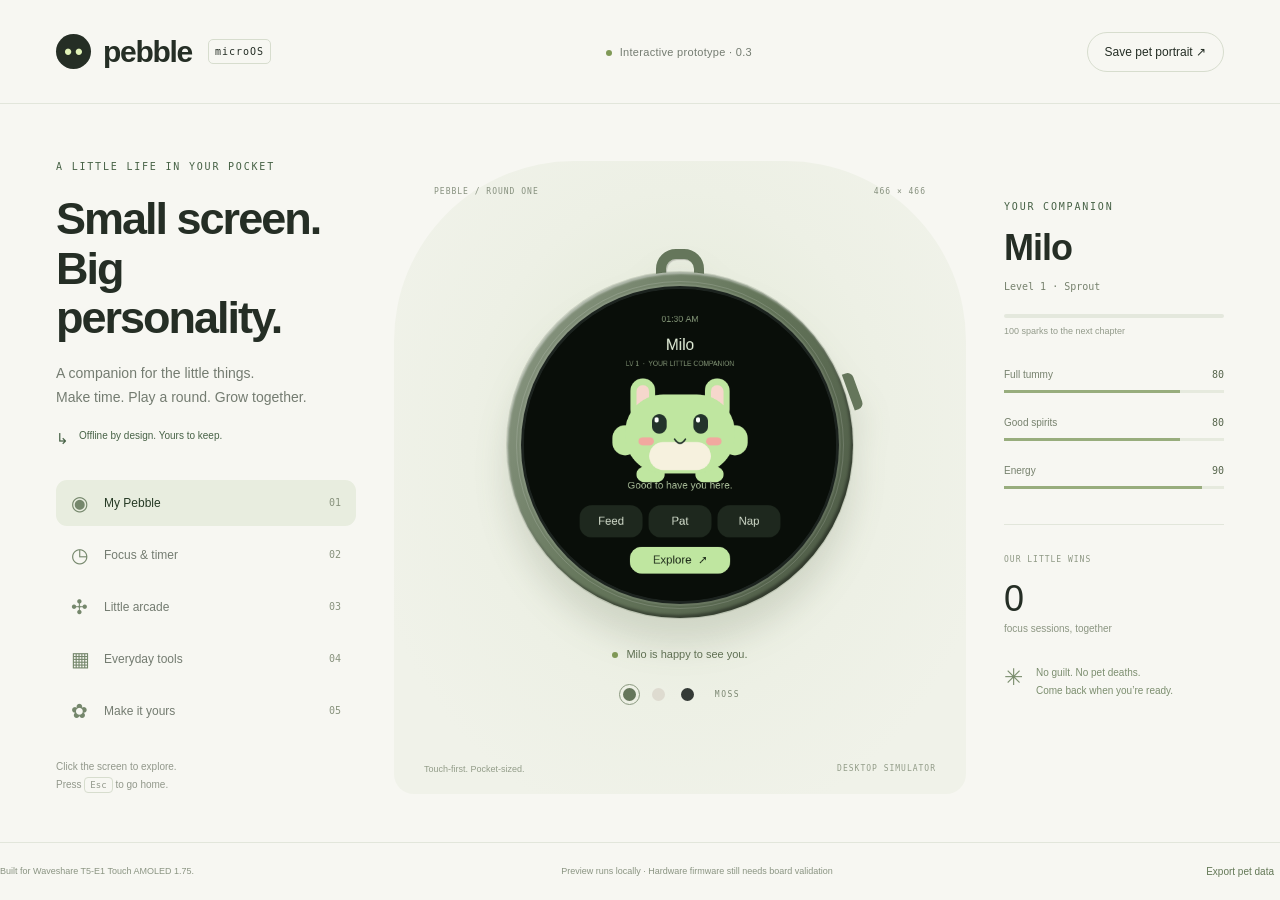
<file: preview/index.html>
<!doctype html>
<html lang="en">
<head><meta charset="utf-8"><meta name="viewport" content="width=device-width,initial-scale=1"><title>Pebble microOS — a little life in your pocket</title><link rel="stylesheet" href="style.css"></head>
<body>
<header><a class="brand" href="#"><span class="brandmark">••</span>pebble<span class="os">microOS</span></a><span class="version"><i></i>Interactive prototype · 0.3</span><button id="passport" class="quiet">Save pet portrait ↗</button></header>
<main>
<section class="intro"><div class="eyebrow">A LITTLE LIFE IN YOUR POCKET</div><h1>Small screen.<br>Big personality.</h1><p>A companion for the little things.<br>Make time. Play a round. Grow together.</p><div class="localbadge"><span>↳</span> Offline by design. Yours to keep.</div>
<nav aria-label="Preview apps">
<button data-page="home" class="active"><span>◉</span> My Pebble <small>01</small></button>
<button data-page="focus"><span>◷</span> Focus & timer <small>02</small></button>
<button data-page="games"><span>✣</span> Little arcade <small>03</small></button>
<button data-page="tools"><span>▦</span> Everyday tools <small>04</small></button>
<button data-page="style"><span>✿</span> Make it yours <small>05</small></button>
</nav><div class="hint">Click the screen to explore.<br>Press <kbd>Esc</kbd> to go home.</div></section>
<section class="studio" aria-label="Device simulator"><div class="studio-top"><span>PEBBLE / ROUND ONE</span><span>466 × 466</span></div><div class="device-wrap"><div class="loop"></div><div class="hardware"><div class="side-key"></div><div class="screen"><canvas id="display" width="466" height="466" aria-label="Round device display"></canvas><div id="touch-controls"></div></div></div></div><div class="under-device"><span class="dot"></span><span id="device-caption">Milo is happy to see you.</span></div><div class="finish-picker" aria-label="Device finish"><button data-finish="moss" class="selected" aria-label="Moss finish" style="--swatch:#65765b"></button><button data-finish="milk" aria-label="Milk finish" style="--swatch:#dedbd0"></button><button data-finish="ink" aria-label="Ink finish" style="--swatch:#343a36"></button><span id="finish-name">MOSS</span></div><div class="studio-bottom"><span>Touch-first. Pocket-sized.</span><span>DESKTOP SIMULATOR</span></div></section>
<aside class="details"><div class="small-label">YOUR COMPANION</div><h2 id="pet-name">Milo</h2><span class="level" id="level">Level 1 · Sprout</span><div class="growth"><div id="growth-fill"></div></div><p class="next-level" id="next-level">100 sparks to the next chapter</p><div class="stat"><span>Full tummy</span><strong id="food">80</strong><div><i id="food-bar"></i></div></div><div class="stat"><span>Good spirits</span><strong id="joy">80</strong><div><i id="joy-bar"></i></div></div><div class="stat"><span>Energy</span><strong id="energy">90</strong><div><i id="energy-bar"></i></div></div><div class="daily"><span>OUR LITTLE WINS</span><strong id="wins">0</strong><p>focus sessions, together</p></div><div class="note"><span>✳</span><p>No guilt. No pet deaths.<br>Come back when you’re ready.</p></div></aside>
</main>
<footer><span>Built for Waveshare T5-E1 Touch AMOLED 1.75.</span><span>Preview runs locally · Hardware firmware still needs board validation</span><button id="backup">Export pet data</button></footer>
<div id="toast" role="status" aria-live="polite"></div>
<dialog id="name-dialog"><form method="dialog"><span class="eyebrow">SAY HELLO</span><h2>What’s their name?</h2><label for="name-input">Pet name</label><input id="name-input" maxlength="16" required autocomplete="off"><div><button value="cancel" class="quiet" formnovalidate>Cancel</button><button id="save-name" value="save">That’s the one</button></div></form></dialog>
<script src="app.js"></script></body></html>
</file>
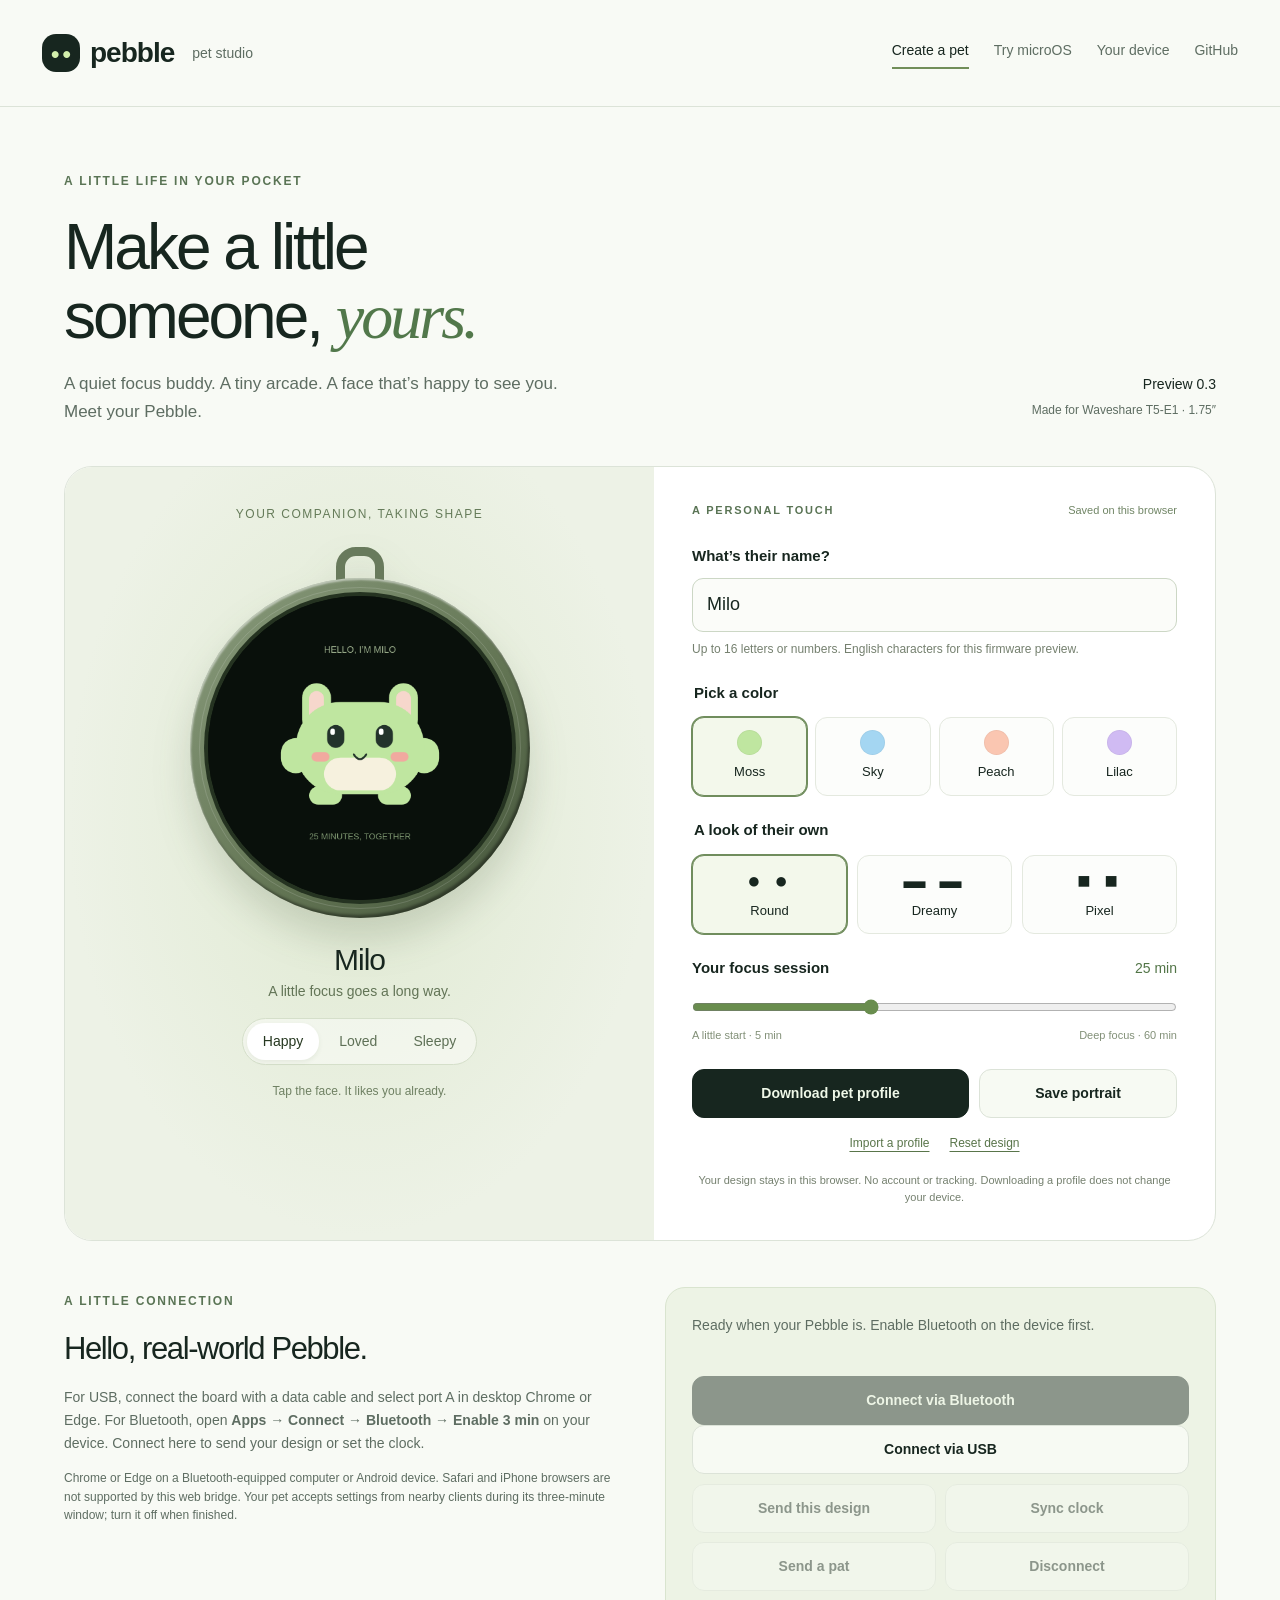
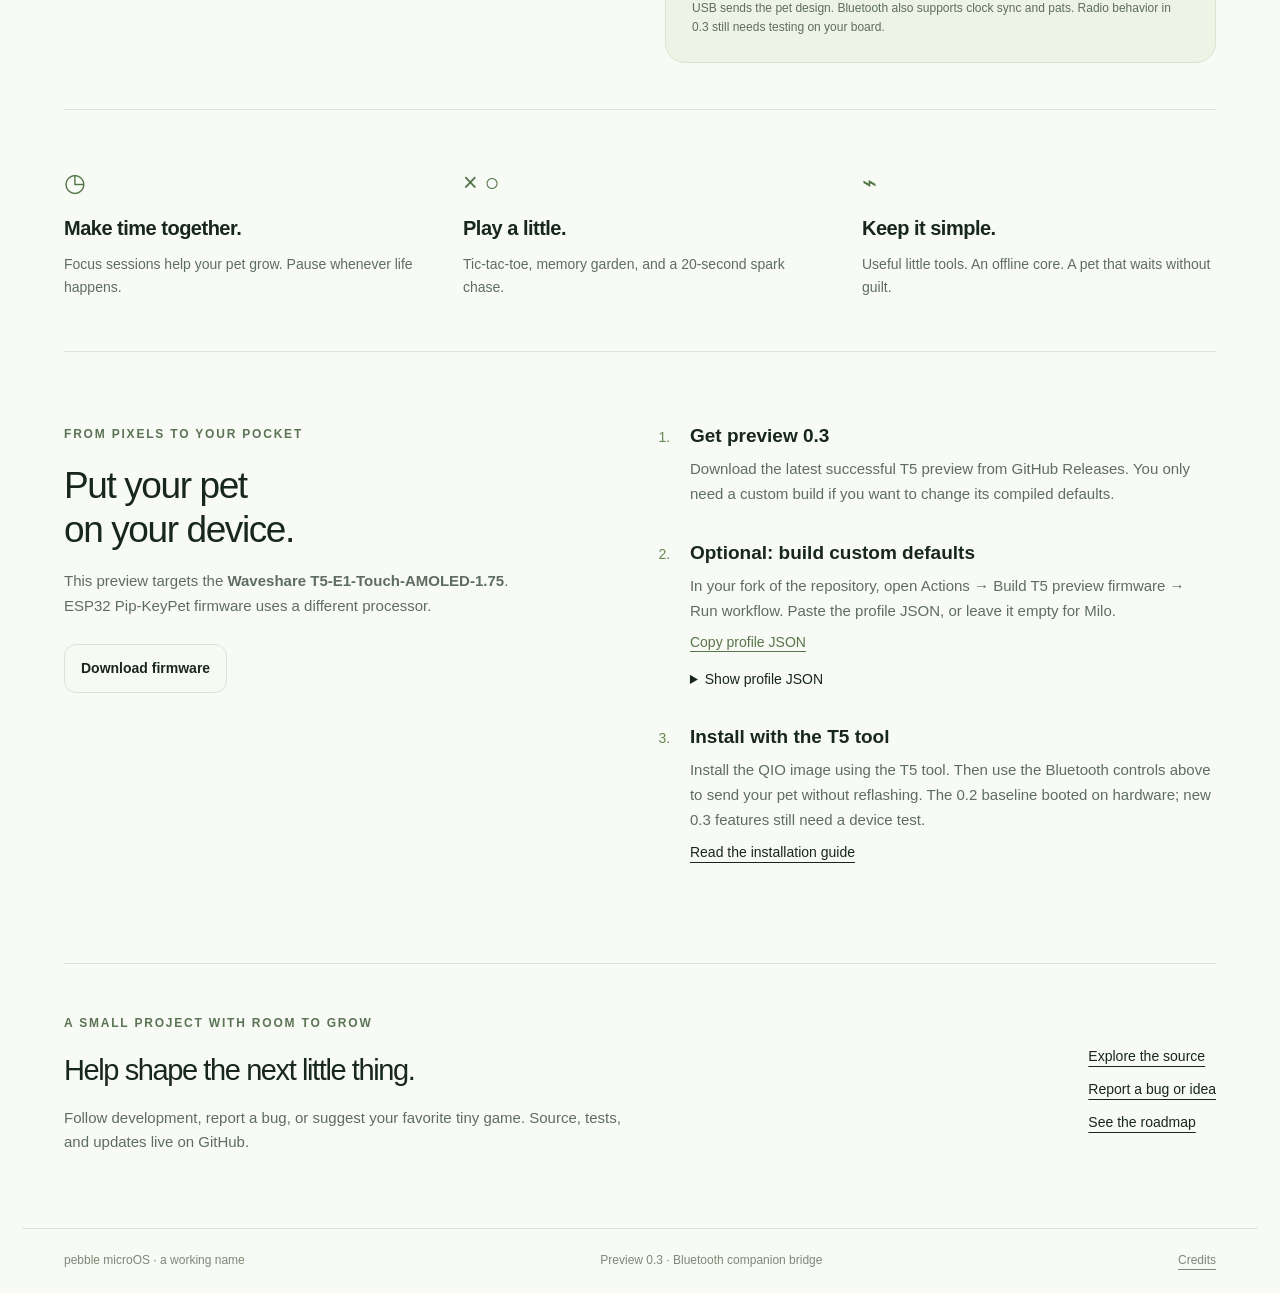
<file: web/index.html>
<!doctype html>
<html lang="en">
<head>
<meta charset="utf-8"><meta name="viewport" content="width=device-width, initial-scale=1">
<meta name="description" content="Meet your tiny offline companion. Customize a Pebble pet, try the games, and build preview firmware for the Waveshare T5-E1 AMOLED 1.75.">
<meta name="theme-color" content="#17261f">
<title>Pebble — Pet Studio</title><link rel="icon" href="icon.svg" type="image/svg+xml"><link rel="stylesheet" href="studio.css">
</head>
<body>
<a class="skip" href="#customizer">Skip to customization</a>
<header><a class="brand" href="./"><span class="mark" aria-hidden="true">••</span>pebble <small>pet studio</small></a><nav aria-label="Main navigation"><a class="current" href="#customizer">Create a pet</a><a href="demo/">Try microOS</a><a href="#device">Your device</a><a href="https://github.com/anzex7-del/pebble-microos">GitHub</a></nav></header>
<main>
<section class="hero"><div><span class="eyebrow">A LITTLE LIFE IN YOUR POCKET</span><h1>Make a little<br>someone, <em>yours.</em></h1><p>A quiet focus buddy. A tiny arcade. A face that’s happy to see you. Meet your Pebble.</p></div><div class="preview-tag">Preview 0.3<span>Made for Waveshare T5-E1 · 1.75″</span></div></section>
<section class="studio" id="customizer" aria-label="Pet customization studio">
<div class="stage"><span class="stage-label">YOUR COMPANION, TAKING SHAPE</span><div class="device"><div class="ring"></div><div class="body"><canvas id="pet-canvas" width="466" height="466" role="img" aria-label="Live preview of Milo, a moss green pet with round eyes"></canvas></div></div><div class="pet-caption"><h2 id="preview-name">Milo</h2><p id="preview-caption">A little focus goes a long way.</p></div><div class="reactions" aria-label="Preview expressions"><button data-reaction="happy" aria-pressed="true">Happy</button><button data-reaction="love" aria-pressed="false">Loved</button><button data-reaction="sleep" aria-pressed="false">Sleepy</button></div><p class="stage-note">Tap the face. It likes you already.</p></div>
<form class="controls" id="profile-form"><div class="control-heading"><span class="eyebrow">A PERSONAL TOUCH</span><span class="saved" id="save-status">Saved on this browser</span></div>
<label for="pet-name-input">What’s their name?</label><input id="pet-name-input" name="petName" value="Milo" maxlength="16" pattern="[A-Za-z0-9][A-Za-z0-9 _-]{0,15}" required aria-describedby="name-help"><p class="help" id="name-help">Up to 16 letters or numbers. English characters for this firmware preview.</p>
<fieldset><legend>Pick a color</legend><div class="swatches"><label><input type="radio" name="theme" value="moss" checked><span style="--color:#bfe6a0"></span>Moss</label><label><input type="radio" name="theme" value="sky"><span style="--color:#a4d6f2"></span>Sky</label><label><input type="radio" name="theme" value="peach"><span style="--color:#fac6b1"></span>Peach</label><label><input type="radio" name="theme" value="lilac"><span style="--color:#d0bbf3"></span>Lilac</label></div></fieldset>
<fieldset><legend>A look of their own</legend><div class="eyes"><label><input type="radio" name="eyes" value="round" checked><span>● ●</span>Round</label><label><input type="radio" name="eyes" value="sleepy"><span>▬ ▬</span>Dreamy</label><label><input type="radio" name="eyes" value="pixel"><span>■ ■</span>Pixel</label></div></fieldset>
<div class="focus-label"><label for="focus-minutes">Your focus session</label><output id="focus-value" for="focus-minutes">25 min</output></div><input type="range" id="focus-minutes" min="5" max="60" step="1" value="25"><div class="range-labels"><span>A little start · 5 min</span><span>Deep focus · 60 min</span></div>
<div class="actions"><button class="primary" type="submit">Download pet profile</button><button class="secondary" type="button" id="portrait-button">Save portrait</button></div><div class="secondary-actions"><label class="file-link" for="import-profile">Import a profile</label><input type="file" id="import-profile" accept=".json,application/json"><button type="button" id="reset-profile">Reset design</button></div><p class="help privacy">Your design stays in this browser. No account or tracking. Downloading a profile does not change your device.</p>
</form></section>
<section class="companion" id="companion" aria-labelledby="companion-title"><div><span class="eyebrow">A LITTLE CONNECTION</span><h2 id="companion-title">Hello, real-world Pebble.</h2><p>For USB, connect the board with a data cable and select port A in desktop Chrome or Edge. For Bluetooth, open <strong>Apps → Connect → Bluetooth → Enable 3 min</strong> on your device. Connect here to send your design or set the clock.</p><p class="help">Chrome or Edge on a Bluetooth-equipped computer or Android device. Safari and iPhone browsers are not supported by this web bridge. Your pet accepts settings from nearby clients during its three-minute window; turn it off when finished.</p></div><div class="link-panel"><p id="link-status" role="status" aria-live="polite">Ready when your Pebble is. Enable Bluetooth on the device first.</p><button id="connect-pet" class="primary" type="button">Connect via Bluetooth</button><button id="connect-usb" class="secondary" type="button">Connect via USB</button><div class="link-actions"><button id="send-pet" class="secondary" type="button" disabled>Send this design</button><button id="sync-clock" class="secondary" type="button" disabled>Sync clock</button><button id="pat-device" class="secondary" type="button" disabled>Send a pat</button><button id="disconnect-pet" class="secondary" type="button" disabled>Disconnect</button></div><p class="help">USB sends the pet design. Bluetooth also supports clock sync and pats. Radio behavior in 0.3 still needs testing on your board.</p></div></section>
<section class="features" aria-label="Included apps"><div><span>◷</span><h3>Make time together.</h3><p>Focus sessions help your pet grow. Pause whenever life happens.</p></div><div><span>× ○</span><h3>Play a little.</h3><p>Tic-tac-toe, memory garden, and a 20-second spark chase.</p></div><div><span>⌁</span><h3>Keep it simple.</h3><p>Useful little tools. An offline core. A pet that waits without guilt.</p></div></section>
<section class="device-guide" id="device"><div><span class="eyebrow">FROM PIXELS TO YOUR POCKET</span><h2>Put your pet<br>on your device.</h2><p>This preview targets the <strong>Waveshare T5-E1-Touch-AMOLED-1.75</strong>. ESP32 Pip-KeyPet firmware uses a different processor.</p><a class="secondary linkbutton" href="https://github.com/anzex7-del/pebble-microos/releases">Download firmware</a></div><ol><li><h3>Get preview 0.3</h3><p>Download the latest successful T5 preview from GitHub Releases. You only need a custom build if you want to change its compiled defaults.</p></li><li><h3>Optional: build custom defaults</h3><p>In your fork of the repository, open Actions → Build T5 preview firmware → Run workflow. Paste the profile JSON, or leave it empty for Milo.</p><button id="copy-profile" type="button" class="text-button">Copy profile JSON</button><details><summary>Show profile JSON</summary><pre id="profile-json"></pre></details></li><li><h3>Install with the T5 tool</h3><p>Install the QIO image using the T5 tool. Then use the Bluetooth controls above to send your pet without reflashing. The 0.2 baseline booted on hardware; new 0.3 features still need a device test.</p><a href="https://github.com/anzex7-del/pebble-microos/blob/main/docs/HARDWARE_AND_BUILD.md">Read the installation guide</a></li></ol></section>
<section class="project"><div><span class="eyebrow">A SMALL PROJECT WITH ROOM TO GROW</span><h2>Help shape the next little thing.</h2><p>Follow development, report a bug, or suggest your favorite tiny game. Source, tests, and updates live on GitHub.</p></div><div class="project-links"><a href="https://github.com/anzex7-del/pebble-microos">Explore the source</a><a href="https://github.com/anzex7-del/pebble-microos/issues/new/choose">Report a bug or idea</a><a href="https://github.com/anzex7-del/pebble-microos/blob/main/docs/ROADMAP.md">See the roadmap</a></div></section>
</main><footer><span>pebble microOS · a working name</span><span>Preview 0.3 · Bluetooth companion bridge</span><a href="https://github.com/anzex7-del/pebble-microos/blob/main/THIRD_PARTY_NOTICES.md">Credits</a></footer><div id="notice" role="status" aria-live="polite"></div><script src="profile.js"></script><script src="companion.js"></script><script src="usb.js"></script><script src="studio.js"></script></body></html>
</file>
<file: preview/style.css>
*{box-sizing:border-box} :root{--paper:#f7f7f2;--ink:#252e25;--muted:#747c71;--green:#476246;--line:#e2e6db;--shell:#65765b}body{margin:0;background:var(--paper);color:var(--ink);font-family:-apple-system,BlinkMacSystemFont,"Segoe UI",sans-serif}button,a{-webkit-tap-highlight-color:transparent}button{font:inherit;cursor:pointer}button:focus-visible,a:focus-visible{outline:3px solid #84a64e;outline-offset:4px}header{height:104px;max-width:1450px;margin:auto;padding:0 56px;display:flex;align-items:center;justify-content:space-between;border-bottom:1px solid var(--line)}.brand{display:flex;align-items:center;gap:12px;font-size:30px;font-weight:720;letter-spacing:-1.3px;text-decoration:none;color:inherit}.brandmark{width:35px;height:35px;display:grid;place-items:center;background:var(--ink);border-radius:50%;color:#e1f3b8;font-size:22px;letter-spacing:3px;padding-left:3px}.os{font:10px monospace;letter-spacing:1px;margin-left:4px;border:1px solid #d7ddce;border-radius:5px;padding:6px}.version{font-size:11px;color:var(--muted);letter-spacing:.3px}.version i,.dot{width:6px;height:6px;border-radius:50%;display:inline-block;background:#809957;margin-right:8px}.quiet{background:transparent;border:1px solid #d7ddce;padding:12px 17px;border-radius:24px;font-size:12px;color:var(--ink)}main{max-width:1450px;margin:auto;display:grid;grid-template-columns:300px minmax(400px,1fr) 220px;gap:38px;padding:57px 56px 48px;min-height:730px}.eyebrow,.small-label{font:10px monospace;letter-spacing:1.8px;color:var(--green)}h1{font-weight:550;font-size:45px;line-height:1.1;letter-spacing:-2px;margin:22px 0 18px}.intro>p{font-size:14px;line-height:1.75;color:var(--muted);margin-bottom:20px}.localbadge{display:flex;gap:10px;font-size:10px;color:var(--green);margin-bottom:32px}.localbadge span{font-size:15px}nav{display:grid;gap:6px}nav button{height:46px;border:0;background:none;border-radius:11px;display:flex;align-items:center;text-align:left;color:#747c71;font-size:12px;padding:0 15px;gap:13px}nav button span{font-size:20px;width:20px;color:#75876c}nav button small{margin-left:auto;font:10px monospace;color:#89937e}nav button.active{background:#e8eddf;color:#263a25}nav button:hover{background:#edf0e7}.hint{font-size:10px;color:#92988b;line-height:1.8;margin-top:24px}kbd{font:9px monospace;padding:2px 5px;border:1px solid #d7ddce;border-radius:4px}.studio{position:relative;min-height:600px;border-radius:180px 180px 20px 20px;background:radial-gradient(ellipse at 50% 45%,#e2e9d6 0%,#edf0e5 52%,#f0f2e9 80%);display:flex;align-items:center;flex-direction:column;padding-top:87px}.studio-top{position:absolute;top:26px;left:40px;right:40px;display:flex;justify-content:space-between;font:8px monospace;letter-spacing:1px;color:#87917f}.device-wrap{position:relative;width:346px;height:370px;display:flex;align-items:flex-end;filter:drop-shadow(0 26px 16px #43533526)}.hardware{position:relative;border-radius:50%;width:346px;height:346px;padding:17px;background:linear-gradient(120deg,color-mix(in srgb,var(--shell),white 27%),var(--shell) 48%,color-mix(in srgb,var(--shell),black 25%));box-shadow:inset 1px 2px 2px #ffffff70,inset -2px -3px 3px #0006,0 0 0 1px #52604930}.hardware:after{content:"";pointer-events:none;position:absolute;inset:9px;border:1px solid #ffffff25;border-radius:50%}.screen{border-radius:50%;background:#090d09;width:312px;height:312px;overflow:hidden;position:relative;box-shadow:0 0 0 3px #1c231f,0 0 0 5px #ffffff15}canvas{width:100%;height:100%;display:block}#touch-controls{position:absolute;inset:0;pointer-events:none}.touch-target{position:absolute;pointer-events:auto;border:0;opacity:0;padding:0;background:transparent}.touch-target:focus-visible{opacity:1;background:transparent;outline:2px solid #eaffb5;outline-offset:-2px;border-radius:10px}.loop{width:48px;height:60px;position:absolute;left:149px;top:1px;border:10px solid var(--shell);border-radius:20px;background:transparent;box-shadow:inset 1px 1px 1px #0003}.side-key{position:absolute;width:10px;height:38px;right:-5px;top:100px;border-radius:0 6px 6px 0;background:var(--shell);transform:rotate(-20deg);z-index:-1}.under-device{margin-top:30px;font-size:11px;color:#607154}.finish-picker{display:flex;align-items:center;gap:10px;margin-top:25px}.finish-picker button{height:19px;width:19px;padding:0;background:var(--swatch);border:3px solid #edf0e5;border-radius:50%}.finish-picker button.selected{outline:1px solid #8b9980}.finish-picker span{font:8px monospace;letter-spacing:1.5px;color:#7b8772;margin-left:8px}.studio-bottom{position:absolute;bottom:20px;left:30px;right:30px;display:flex;justify-content:space-between;font-size:9px;color:#939d89}.studio-bottom span:last-child{font:8px monospace;letter-spacing:1px}.details{padding-top:40px}.details h2{font-size:36px;letter-spacing:-1px;font-weight:550;margin:15px 0 7px}.level{font:10px monospace;color:#76816d}.growth{height:4px;background:#e4e8dd;margin-top:20px;border-radius:4px;overflow:hidden}.growth>div{height:100%;width:0;background:#789855}.next-level{font-size:9px;color:#939b8b;margin:8px 0 33px}.stat{position:relative;margin-bottom:24px;font-size:10px;color:#76816d}.stat strong{float:right;font:10px monospace;color:#57664d}.stat>div{margin-top:10px;height:3px;background:#e6eade}.stat i{display:block;height:3px;background:#98ad7d;width:80%;transition:width .5s}.daily{margin-top:35px;border-top:1px solid var(--line);padding-top:23px}.daily>span{font:8px monospace;letter-spacing:1px;color:#8e9884}.daily strong{display:block;font-size:36px;font-weight:400;margin-top:12px}.daily p{font-size:10px;color:#8c9682;margin-top:3px}.note{display:flex;gap:13px;margin-top:30px;color:#7c8e6f}.note>span{font-size:23px}.note p{font-size:10px;line-height:1.8;margin:0}footer{max-width:1338px;margin:auto;border-top:1px solid var(--line);padding:22px 0;display:flex;align-items:center;justify-content:space-between;gap:16px;font-size:9px;color:#8a9482}footer button{border:0;background:none;color:#637856;font-size:10px}#toast{position:fixed;bottom:25px;left:50%;transform:translate(-50%,20px);background:#283629;color:#eff6e6;border-radius:24px;padding:14px 23px;font-size:12px;opacity:0;transition:.25s;pointer-events:none;z-index:20}#toast.show{opacity:1;transform:translate(-50%,0)}dialog{border:1px solid #d6ddca;border-radius:24px;padding:32px;color:var(--ink);background:var(--paper);min-width:320px}dialog::backdrop{background:#14271450;backdrop-filter:blur(5px)}dialog h2{font-weight:500;letter-spacing:-1px}dialog label{display:block;font-size:12px;margin-bottom:8px}dialog input{font:20px inherit;border:1px solid #cbd7be;border-radius:10px;padding:14px;width:100%;background:#fff}dialog form>div{display:flex;gap:12px;justify-content:flex-end;margin-top:25px}dialog #save-name{border:0;border-radius:24px;background:#d5eab6;padding:12px 18px;font-size:12px}@media(min-width:1450px){main{padding-top:75px}}@media(max-width:1150px){main{grid-template-columns:250px minmax(350px,1fr);gap:30px;padding:40px}.details{display:none}header{padding:0 40px}.studio{min-height:590px}footer{margin:0 40px;font-size:8px}}@media(max-width:740px){header{height:78px;padding:0 22px}.brand{font-size:25px}.os,.version{display:none}header .quiet{font-size:10px;padding:10px}main{display:flex;flex-direction:column;padding:30px 20px;gap:25px}.intro h1{font-size:35px;margin:14px 0}.intro>p,.localbadge,.hint{display:none}.eyebrow{font-size:9px}nav{display:flex;overflow-x:auto;gap:5px;margin-top:20px}nav button{white-space:nowrap;padding:10px;gap:6px;font-size:10px}nav button small{display:none}nav button span{font-size:16px}.studio{min-height:565px;padding-top:68px;border-radius:150px 150px 20px 20px}.studio-top{top:25px;left:30px;right:30px}.device-wrap{transform:scale(.92);margin-top:-8px;margin-bottom:-15px}.studio-bottom{font-size:8px}.details{display:none}footer{margin:0 20px;padding:20px 0;flex-wrap:wrap;font-size:9px;line-height:1.5}footer>span:nth-child(2){width:100%;order:3}.under-device{margin-top:24px}}@media(prefers-reduced-motion:reduce){*{transition:none!important}}
</file>
<file: web/studio.css>
*{box-sizing:border-box}html{scroll-behavior:smooth}:root{--ink:#17261f;--muted:#5e6d62;--line:#dce3d8;--paper:#f8faf5;--green:#d3efac}body{margin:0;color:var(--ink);background:var(--paper);font:16px/1.65 -apple-system,BlinkMacSystemFont,"Segoe UI",sans-serif}button,input{font:inherit}button,a,label.file-link{touch-action:manipulation}button{cursor:pointer}a{color:inherit;text-underline-offset:5px}button:focus-visible,a:focus-visible,input:focus-visible,summary:focus-visible{outline:3px solid #4d7a39;outline-offset:5px}.skip{position:absolute;left:20px;top:-80px;padding:12px;background:#fff;z-index:10}.skip:focus{top:10px}header{max-width:1320px;margin:auto;display:flex;align-items:center;justify-content:space-between;padding:30px 42px;border-bottom:1px solid var(--line)}.brand{display:flex;align-items:center;gap:10px;font-size:28px;letter-spacing:-1px;font-weight:700;text-decoration:none}.mark{display:grid;place-items:center;width:38px;height:38px;background:var(--ink);color:var(--green);border-radius:14px;letter-spacing:3px;padding-left:3px;font-size:24px}.brand small{font-size:14px;font-weight:400;letter-spacing:0;margin-left:8px;color:var(--muted)}nav{display:flex;gap:25px}nav a{font-size:14px;text-decoration:none;color:var(--muted)}nav a:hover,nav .current{color:var(--ink)}nav .current{box-shadow:0 2px #718e59;padding-bottom:5px}main{max-width:1236px;margin:auto;padding:0 42px}.hero{display:flex;justify-content:space-between;align-items:flex-end;padding:60px 0 40px}.eyebrow{font-size:12px;letter-spacing:1.8px;font-weight:600;color:#5a7455}h1{font-size:clamp(42px,5vw,67px);line-height:1.08;font-weight:500;letter-spacing:-3px;margin:19px 0}h1 em{font-family:Georgia,serif;font-weight:400;color:#52784b}.hero p{max-width:500px;color:var(--muted);margin-bottom:0;font-size:17px}.preview-tag{text-align:right;font-size:14px;padding-bottom:5px}.preview-tag span{display:block;color:var(--muted);font-size:12px;margin-top:5px}.studio{display:grid;grid-template-columns:1.05fr 1fr;border:1px solid var(--line);border-radius:28px;overflow:hidden;background:#fff;scroll-margin-top:25px}.stage{background:radial-gradient(ellipse at 50% 45%,#dfe9d1,#edf2e6 70%);display:flex;align-items:center;flex-direction:column;padding:38px 24px}.stage-label{font-size:12px;letter-spacing:1.5px;color:#657b59}.device{position:relative;width:340px;margin-top:53px;filter:drop-shadow(0 22px 18px #35472b2b)}.ring{position:absolute;width:48px;height:60px;border:9px solid #687a5c;top:-31px;left:146px;border-radius:20px}.body{position:relative;border-radius:50%;padding:18px;background:linear-gradient(135deg,#8a9c7d,#627453 60%,#43533a);box-shadow:inset 1px 2px 2px #ffffff80,inset -2px -3px 3px #0006}.body:after{content:"";pointer-events:none;position:absolute;inset:9px;border:1px solid #ffffff24;border-radius:50%}canvas{width:100%;display:block;border-radius:50%;background:#09100b;box-shadow:0 0 0 4px #253321;touch-action:manipulation;cursor:pointer}.pet-caption{text-align:center;margin-top:24px}.pet-caption h2{margin:0;font-size:30px;letter-spacing:-1px;font-weight:500}.pet-caption p{margin:3px 0 15px;font-size:14px;color:#627456}.reactions{display:flex;background:#ffffff70;border:1px solid #d5dfca;border-radius:24px;padding:4px;gap:4px}.reactions button{padding:7px 16px;border:0;background:transparent;border-radius:18px;font-size:14px;color:#5e7056}.reactions button[aria-pressed=true]{background:#fff;box-shadow:0 2px 5px #29441e12;color:#263820}.stage-note{font-size:12px;color:#6f8163;margin:17px 0 0}.controls{padding:34px 38px}.control-heading{display:flex;align-items:center;justify-content:space-between;gap:15px;margin-bottom:24px}.control-heading .eyebrow{font-size:11px}.saved{font-size:11px;color:#708565}.controls>label,legend,.focus-label label{font-weight:550;font-size:15px}input[type=text],#pet-name-input{display:block;width:100%;padding:11px 14px;border:1px solid #ccd7c5;border-radius:11px;margin-top:9px;background:#fbfcf9;color:var(--ink);font-size:18px}input:invalid:not(:placeholder-shown){border-color:#ba705a}.help{font-size:12px;line-height:1.55;color:#75806f;margin-top:8px}fieldset{border:0;padding:0;margin:22px 0}legend{margin-bottom:12px}.swatches{display:grid;grid-template-columns:repeat(4,1fr);gap:8px}.swatches label,.eyes label{position:relative;display:flex;flex-direction:column;align-items:center;gap:6px;cursor:pointer;font-size:13px;border:1px solid #e4e9df;border-radius:12px;padding:12px 5px;background:#fcfdfb}.swatches label:has(input:checked),.eyes label:has(input:checked){border-color:#708d5d;box-shadow:0 0 0 1px #708d5d;background:#f3f8eb}.swatches input,.eyes input{position:absolute;opacity:0;inset:0;cursor:pointer}.swatches label:has(input:focus-visible),.eyes label:has(input:focus-visible){outline:3px solid #4d7a39;outline-offset:3px}.swatches span{background:var(--color);width:25px;height:25px;border-radius:50%;border:1px solid #0000000a}.eyes{display:grid;grid-template-columns:repeat(3,1fr);gap:10px}.eyes span{letter-spacing:4px;font-size:22px;line-height:1.2}.focus-label{display:flex;justify-content:space-between;align-items:center}.focus-label output{font-size:14px;color:#527547}input[type=range]{width:100%;accent-color:#698d4e;margin:16px 0 0;height:20px}.range-labels{display:flex;justify-content:space-between;font-size:11px;color:#829078}.actions{display:grid;grid-template-columns:1.4fr 1fr;gap:10px;margin-top:25px}.primary,.secondary{padding:12px 16px;border-radius:12px;font-size:14px;font-weight:550;border:1px solid var(--line);text-align:center;text-decoration:none}.primary{background:var(--ink);color:#eff8e8;border-color:var(--ink)}.primary:hover{background:#2c4431}.secondary{background:#f7faf3;color:var(--ink)}.secondary-actions{display:flex;justify-content:center;gap:20px;margin-top:16px;font-size:12px}.secondary-actions button,.text-button{background:none;border:0;padding:0;text-decoration:underline;text-underline-offset:4px;color:#59754a;font-size:inherit}.file-link{text-decoration:underline;text-underline-offset:4px;cursor:pointer;color:#59754a}#import-profile{position:absolute;width:1px;height:1px;opacity:0}.file-link:has(+input:focus-visible){outline:3px solid #4d7a39}.privacy{text-align:center;margin:18px 0 0;font-size:11px}.features{display:grid;grid-template-columns:repeat(3,1fr);gap:45px;padding:52px 0;border-bottom:1px solid var(--line)}.features span{font-size:25px;color:#527547}.features h3{font-weight:550;font-size:20px;letter-spacing:-.5px;margin:8px 0}.features p{font-size:14px;color:var(--muted);margin:0}.device-guide{display:grid;grid-template-columns:1fr 1.15fr;gap:90px;padding:68px 0;scroll-margin-top:30px}h2{font-size:37px;line-height:1.18;letter-spacing:-1.4px;font-weight:500;margin:18px 0}.device-guide p{color:var(--muted);font-size:15px}.linkbutton{display:inline-block;margin-top:10px}.device-guide ol{margin:0;padding-left:26px}.device-guide li{padding-left:16px;margin-bottom:30px}.device-guide li::marker{font-size:14px;color:#668751}.device-guide h3{font-size:19px;font-weight:550;margin:0}.device-guide li p{margin:6px 0}.device-guide a,.text-button,summary{font-size:14px}details{margin-top:12px}summary{cursor:pointer}pre{font-size:12px;white-space:pre-wrap;background:#edf3e5;padding:16px;border-radius:12px}.project{display:flex;align-items:center;justify-content:space-between;gap:40px;border-top:1px solid var(--line);padding:45px 0 58px}.project h2{font-size:29px}.project p{max-width:570px;font-size:15px;color:var(--muted)}.project-links{display:grid;gap:10px;white-space:nowrap;font-size:14px}footer{max-width:1236px;margin:auto;padding:22px 42px;border-top:1px solid var(--line);font-size:12px;color:#7c8975;display:flex;justify-content:space-between;gap:15px}#notice{position:fixed;bottom:25px;left:50%;transform:translate(-50%,30px);opacity:0;pointer-events:none;background:var(--ink);color:#f0fae8;padding:14px 23px;border-radius:14px;font-size:14px;max-width:min(90vw,600px);transition:.2s;z-index:30}#notice.show{opacity:1;transform:translate(-50%,0)}@media(max-width:900px){header{padding:24px}.brand small{display:none}main{padding:0 24px}.studio{grid-template-columns:1fr 1fr}.controls{padding:26px 22px}.control-heading{display:block}.saved{display:block;margin-top:7px}.device{width:280px}.ring{left:116px}.stage{justify-content:center;padding:30px 18px}.stage-label{font-size:10px}.actions{grid-template-columns:1fr}.device-guide{gap:40px}.features{gap:25px}}@media(max-width:680px){header{padding:20px;align-items:flex-start}.brand{font-size:25px}nav{gap:13px;padding-top:8px}nav a{font-size:12px}nav a:nth-child(3){display:none}main{padding:0 20px}.hero{padding:36px 0 28px;display:block}.hero h1{font-size:46px;letter-spacing:-2px}.hero p{font-size:16px}.preview-tag{text-align:left;margin-top:20px}.preview-tag span{display:inline;margin-left:9px}.studio{grid-template-columns:1fr}.stage{padding:30px 20px}.device{width:290px;margin-top:50px}.ring{left:121px}.controls{padding:30px 24px}.control-heading{display:flex}.saved{margin:0}.actions{grid-template-columns:1fr 1fr}.features{grid-template-columns:1fr;gap:25px;padding:35px 0}.features>div{padding-left:45px;position:relative}.features span{position:absolute;left:0;top:0}.features h3{margin-top:0}.device-guide{grid-template-columns:1fr;gap:25px;padding:40px 0}.device-guide h2 br{display:none}h2{font-size:31px}.device-guide ol{padding-left:20px}.project{display:block;padding:35px 0}.project-links{margin-top:24px}footer{padding:20px;flex-wrap:wrap;font-size:11px}.stage-label{font-size:11px}}@media(prefers-reduced-motion:reduce){html{scroll-behavior:auto}*{transition:none!important}}

.companion{display:grid;grid-template-columns:1fr 1fr;gap:50px;padding:46px 0;border-bottom:1px solid var(--line);scroll-margin-top:25px}.companion h2{font-size:31px}.companion p{font-size:14px;color:var(--muted)}.companion .help{font-size:12px}.link-panel{align-self:center;padding:26px;background:#edf3e5;border:1px solid #d9e4cf;border-radius:20px}.link-panel>button{width:100%}.link-panel>p:first-child{min-height:48px;margin-top:0}.link-actions{display:grid;grid-template-columns:1fr 1fr;gap:9px;margin-top:10px}button:disabled{cursor:default;opacity:.45}.link-panel .help{margin-bottom:0}@media(max-width:680px){.companion{grid-template-columns:1fr;gap:16px;padding:32px 0}.link-panel{padding:20px}}
</file>
